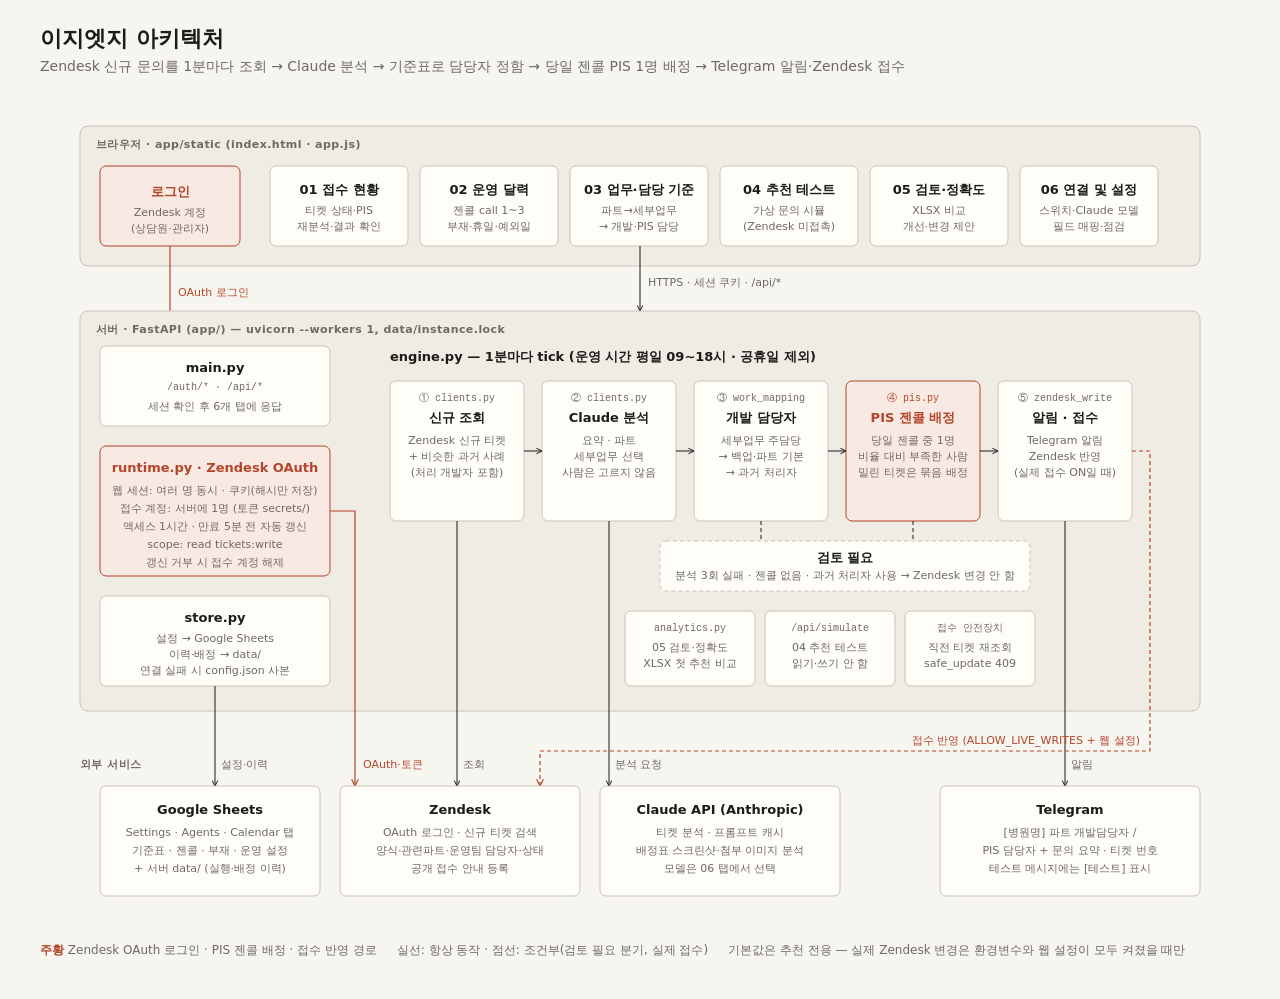
<file: docs/architecture.html>
<!doctype html>
<html lang="ko">
<head>
<meta charset="utf-8">
<meta name="viewport" content="width=device-width,initial-scale=1">
<title>이지엣지 아키텍처</title>
<style>
:root{--bg:#f7f5f0;--surface:#fffdf8;--ink:#1c1b19;--mute:#6d6a62;--line:#c9c4b8;--accent:#b5452a;--accent-bg:#f8e9e3;--band:#efece4}
@media (prefers-color-scheme:dark){:root{--bg:#161512;--surface:#1f1d19;--ink:#ece8de;--mute:#9a9588;--line:#3b3832;--accent:#e0775a;--accent-bg:#2c1e19;--band:#1a1814}}
*{box-sizing:border-box}
body{margin:0;padding:24px 16px 40px;background:var(--bg);color:var(--ink);font-family:system-ui,-apple-system,"Segoe UI","Noto Sans KR","Malgun Gothic",sans-serif}
main{max-width:1200px;margin:0 auto}
h1{font-size:22px;font-weight:600;margin:0 0 4px}
p.sub{margin:0 0 20px;color:var(--mute);font-size:14px}
svg{display:block;width:100%;height:auto}
.band{fill:var(--band);stroke:var(--line);stroke-width:1}
.box{fill:var(--surface);stroke:var(--line);stroke-width:1}
.hot{fill:var(--accent-bg);stroke:var(--accent);stroke-width:1}
.t{fill:var(--ink);font-size:13px;font-weight:600;text-anchor:middle}
.s{fill:var(--mute);font-size:11px;text-anchor:middle}
.m{fill:var(--mute);font-size:10px;font-family:ui-monospace,Menlo,Consolas,monospace;text-anchor:middle}
.lab{fill:var(--mute);font-size:11px}
.cap{fill:var(--mute);font-size:11px;font-weight:600;letter-spacing:.04em}
.hot-t{fill:var(--accent)}
.ln{stroke:var(--ink);stroke-width:1;fill:none}
.ln-a{stroke:var(--accent);stroke-width:1.2;fill:none}
.dash{stroke-dasharray:4 3}
ul.legend{list-style:none;padding:0;margin:16px 0 0;display:flex;flex-wrap:wrap;gap:6px 20px;color:var(--mute);font-size:12px}
ul.legend b{color:var(--accent);font-weight:600}
</style>
</head>
<body>
<main>
<h1>이지엣지 아키텍처</h1>
<p class="sub">Zendesk 신규 문의를 1분마다 조회 → Claude 분석 → 기준표로 담당자 정함 → 당일 젠콜 PIS 1명 배정 → Telegram 알림·Zendesk 접수</p>

<svg viewBox="0 0 1200 830" role="img" aria-label="이지엣지 시스템 구성도: 브라우저 6개 탭, FastAPI 서버(OAuth 로그인, 접수 파이프라인), 외부 서비스(Zendesk, Claude, Telegram, Google Sheets)">
<defs>
<marker id="a" viewBox="0 0 10 10" refX="9" refY="5" markerWidth="7" markerHeight="7" orient="auto-start-reverse"><path d="M1 1L9 5L1 9" fill="none" stroke="var(--ink)" stroke-width="1.4"/></marker>
<marker id="ar" viewBox="0 0 10 10" refX="9" refY="5" markerWidth="7" markerHeight="7" orient="auto-start-reverse"><path d="M1 1L9 5L1 9" fill="none" stroke="var(--accent)" stroke-width="1.4"/></marker>
</defs>

<!-- 브라우저 -->
<rect class="band" x="40" y="30" width="1120" height="140" rx="8"/>
<text class="cap" x="56" y="52">브라우저 · app/static (index.html · app.js)</text>
<rect class="hot" x="60" y="70" width="140" height="80" rx="6"/>
<text class="t hot-t" x="130" y="100">로그인</text>
<text class="s" x="130" y="120">Zendesk 계정</text>
<text class="s" x="130" y="136">(상담원·관리자)</text>

<g>
<rect class="box" x="230" y="70" width="138" height="80" rx="6"/><text class="t" x="299" y="98">01 접수 현황</text><text class="s" x="299" y="118">티켓 상태·PIS</text><text class="s" x="299" y="134">재분석·결과 확인</text>
<rect class="box" x="380" y="70" width="138" height="80" rx="6"/><text class="t" x="449" y="98">02 운영 달력</text><text class="s" x="449" y="118">젠콜 call 1~3</text><text class="s" x="449" y="134">부재·휴일·예외일</text>
<rect class="box" x="530" y="70" width="138" height="80" rx="6"/><text class="t" x="599" y="98">03 업무·담당 기준</text><text class="s" x="599" y="118">파트→세부업무</text><text class="s" x="599" y="134">→ 개발·PIS 담당</text>
<rect class="box" x="680" y="70" width="138" height="80" rx="6"/><text class="t" x="749" y="98">04 추천 테스트</text><text class="s" x="749" y="118">가상 문의 시뮬</text><text class="s" x="749" y="134">(Zendesk 미접촉)</text>
<rect class="box" x="830" y="70" width="138" height="80" rx="6"/><text class="t" x="899" y="98">05 검토·정확도</text><text class="s" x="899" y="118">XLSX 비교</text><text class="s" x="899" y="134">개선·변경 제안</text>
<rect class="box" x="980" y="70" width="138" height="80" rx="6"/><text class="t" x="1049" y="98">06 연결 및 설정</text><text class="s" x="1049" y="118">스위치·Claude 모델</text><text class="s" x="1049" y="134">필드 매핑·점검</text>
</g>

<!-- 브라우저 → 서버 -->
<path class="ln-a" d="M130 150V250" marker-end="url(#ar)"/>
<text class="lab hot-t" x="138" y="200">OAuth 로그인</text>
<path class="ln" d="M600 150V215" marker-end="url(#a)"/>
<text class="lab" x="608" y="190">HTTPS · 세션 쿠키 · /api/*</text>

<!-- 서버 -->
<rect class="band" x="40" y="215" width="1120" height="400" rx="8"/>
<text class="cap" x="56" y="237">서버 · FastAPI (app/) — uvicorn --workers 1, data/instance.lock</text>

<rect class="box" x="60" y="250" width="230" height="80" rx="6"/>
<text class="t" x="175" y="276">main.py</text>
<text class="m" x="175" y="294">/auth/* · /api/*</text>
<text class="s" x="175" y="314">세션 확인 후 6개 탭에 응답</text>

<rect class="hot" x="60" y="350" width="230" height="130" rx="6"/>
<text class="t hot-t" x="175" y="376">runtime.py · Zendesk OAuth</text>
<text class="s" x="175" y="398">웹 세션: 여러 명 동시 · 쿠키(해시만 저장)</text>
<text class="s" x="175" y="416">접수 계정: 서버에 1명 (토큰 secrets/)</text>
<text class="s" x="175" y="434">액세스 1시간 · 만료 5분 전 자동 갱신</text>
<text class="s" x="175" y="452">scope: read tickets:write</text>
<text class="s" x="175" y="470">갱신 거부 시 접수 계정 해제</text>

<rect class="box" x="60" y="500" width="230" height="90" rx="6"/>
<text class="t" x="175" y="526">store.py</text>
<text class="s" x="175" y="546">설정 → Google Sheets</text>
<text class="s" x="175" y="562">이력·배정 → data/</text>
<text class="s" x="175" y="578">연결 실패 시 config.json 사본</text>

<!-- 파이프라인 -->
<text class="t" x="350" y="265" style="text-anchor:start">engine.py — 1분마다 tick (운영 시간 평일 09~18시 · 공휴일 제외)</text>

<rect class="box" x="350" y="285" width="134" height="140" rx="6"/>
<text class="m" x="417" y="305">① clients.py</text><text class="t" x="417" y="326">신규 조회</text>
<text class="s" x="417" y="348">Zendesk 신규 티켓</text><text class="s" x="417" y="364">+ 비슷한 과거 사례</text><text class="s" x="417" y="380">(처리 개발자 포함)</text>

<rect class="box" x="502" y="285" width="134" height="140" rx="6"/>
<text class="m" x="569" y="305">② clients.py</text><text class="t" x="569" y="326">Claude 분석</text>
<text class="s" x="569" y="348">요약 · 파트</text><text class="s" x="569" y="364">세부업무 선택</text><text class="s" x="569" y="380">사람은 고르지 않음</text>

<rect class="box" x="654" y="285" width="134" height="140" rx="6"/>
<text class="m" x="721" y="305">③ work_mapping</text><text class="t" x="721" y="326">개발 담당자</text>
<text class="s" x="721" y="348">세부업무 주담당</text><text class="s" x="721" y="364">→ 백업·파트 기본</text><text class="s" x="721" y="380">→ 과거 처리자</text>

<rect class="hot" x="806" y="285" width="134" height="140" rx="6"/>
<text class="m hot-t" x="873" y="305">④ pis.py</text><text class="t hot-t" x="873" y="326">PIS 젠콜 배정</text>
<text class="s" x="873" y="348">당일 젠콜 중 1명</text><text class="s" x="873" y="364">비율 대비 부족한 사람</text><text class="s" x="873" y="380">밀린 티켓은 묶음 배정</text>

<rect class="box" x="958" y="285" width="134" height="140" rx="6"/>
<text class="m" x="1025" y="305">⑤ zendesk_write</text><text class="t" x="1025" y="326">알림 · 접수</text>
<text class="s" x="1025" y="348">Telegram 알림</text><text class="s" x="1025" y="364">Zendesk 반영</text><text class="s" x="1025" y="380">(실제 접수 ON일 때)</text>

<path class="ln" d="M484 355H502" marker-end="url(#a)"/>
<path class="ln" d="M636 355H654" marker-end="url(#a)"/>
<path class="ln" d="M788 355H806" marker-end="url(#a)"/>
<path class="ln" d="M940 355H958" marker-end="url(#a)"/>

<!-- 검토 필요 -->
<rect class="box dash" x="620" y="445" width="370" height="50" rx="6"/>
<text class="t" x="805" y="466">검토 필요</text>
<text class="s" x="805" y="483">분석 3회 실패 · 젠콜 없음 · 과거 처리자 사용 → Zendesk 변경 안 함</text>
<path class="ln dash" d="M721 425V445"/>
<path class="ln dash" d="M873 425V445"/>

<!-- 보조 모듈 -->
<rect class="box" x="585" y="515" width="130" height="75" rx="6"/>
<text class="m" x="650" y="535">analytics.py</text><text class="s" x="650" y="555">05 검토·정확도</text><text class="s" x="650" y="571">XLSX 첫 추천 비교</text>
<rect class="box" x="725" y="515" width="130" height="75" rx="6"/>
<text class="m" x="790" y="535">/api/simulate</text><text class="s" x="790" y="555">04 추천 테스트</text><text class="s" x="790" y="571">읽기·쓰기 안 함</text>
<rect class="box" x="865" y="515" width="130" height="75" rx="6"/>
<text class="m" x="930" y="535">접수 안전장치</text><text class="s" x="930" y="555">직전 티켓 재조회</text><text class="s" x="930" y="571">safe_update 409</text>

<!-- 서버 → 외부 -->
<text class="cap" x="40" y="672">외부 서비스</text>

<path class="ln-a" d="M290 415H315V690" marker-end="url(#ar)"/>
<text class="lab hot-t" x="323" y="672">OAuth·토큰</text>

<path class="ln" d="M417 425V690" marker-end="url(#a)"/>
<text class="lab" x="423" y="672">조회</text>

<path class="ln" d="M569 425V690" marker-end="url(#a)"/>
<text class="lab" x="575" y="672">분석 요청</text>

<path class="ln" d="M1025 425V690" marker-end="url(#a)"/>
<text class="lab" x="1031" y="672">알림</text>

<path class="ln-a dash" d="M1092 355H1110V655H500V690" marker-end="url(#ar)"/>
<text class="lab hot-t" x="1100" y="648" style="text-anchor:end">접수 반영 (ALLOW_LIVE_WRITES + 웹 설정)</text>

<path class="ln" d="M175 590V690" marker-end="url(#a)"/>
<text class="lab" x="181" y="672">설정·이력</text>

<!-- 외부 박스 -->
<rect class="box" x="60" y="690" width="220" height="110" rx="6"/>
<text class="t" x="170" y="718">Google Sheets</text>
<text class="s" x="170" y="740">Settings · Agents · Calendar 탭</text>
<text class="s" x="170" y="758">기준표 · 젠콜 · 부재 · 운영 설정</text>
<text class="s" x="170" y="776">+ 서버 data/ (실행·배정 이력)</text>

<rect class="box" x="300" y="690" width="240" height="110" rx="6"/>
<text class="t" x="420" y="718">Zendesk</text>
<text class="s" x="420" y="740">OAuth 로그인 · 신규 티켓 검색</text>
<text class="s" x="420" y="758">양식·관련파트·운영팀 담당자·상태</text>
<text class="s" x="420" y="776">공개 접수 안내 등록</text>

<rect class="box" x="560" y="690" width="240" height="110" rx="6"/>
<text class="t" x="680" y="718">Claude API (Anthropic)</text>
<text class="s" x="680" y="740">티켓 분석 · 프롬프트 캐시</text>
<text class="s" x="680" y="758">배정표 스크린샷·첨부 이미지 분석</text>
<text class="s" x="680" y="776">모델은 06 탭에서 선택</text>

<rect class="box" x="900" y="690" width="260" height="110" rx="6"/>
<text class="t" x="1030" y="718">Telegram</text>
<text class="s" x="1030" y="740">[병원명] 파트 개발담당자 /</text>
<text class="s" x="1030" y="758">PIS 담당자 + 문의 요약 · 티켓 번호</text>
<text class="s" x="1030" y="776">테스트 메시지에는 [테스트] 표시</text>
</svg>

<ul class="legend">
<li><b>주황</b> Zendesk OAuth 로그인 · PIS 젠콜 배정 · 접수 반영 경로</li>
<li>실선: 항상 동작 · 점선: 조건부(검토 필요 분기, 실제 접수)</li>
<li>기본값은 추천 전용 — 실제 Zendesk 변경은 환경변수와 웹 설정이 모두 켜졌을 때만</li>
</ul>
</main>
</body>
</html>
</file>
